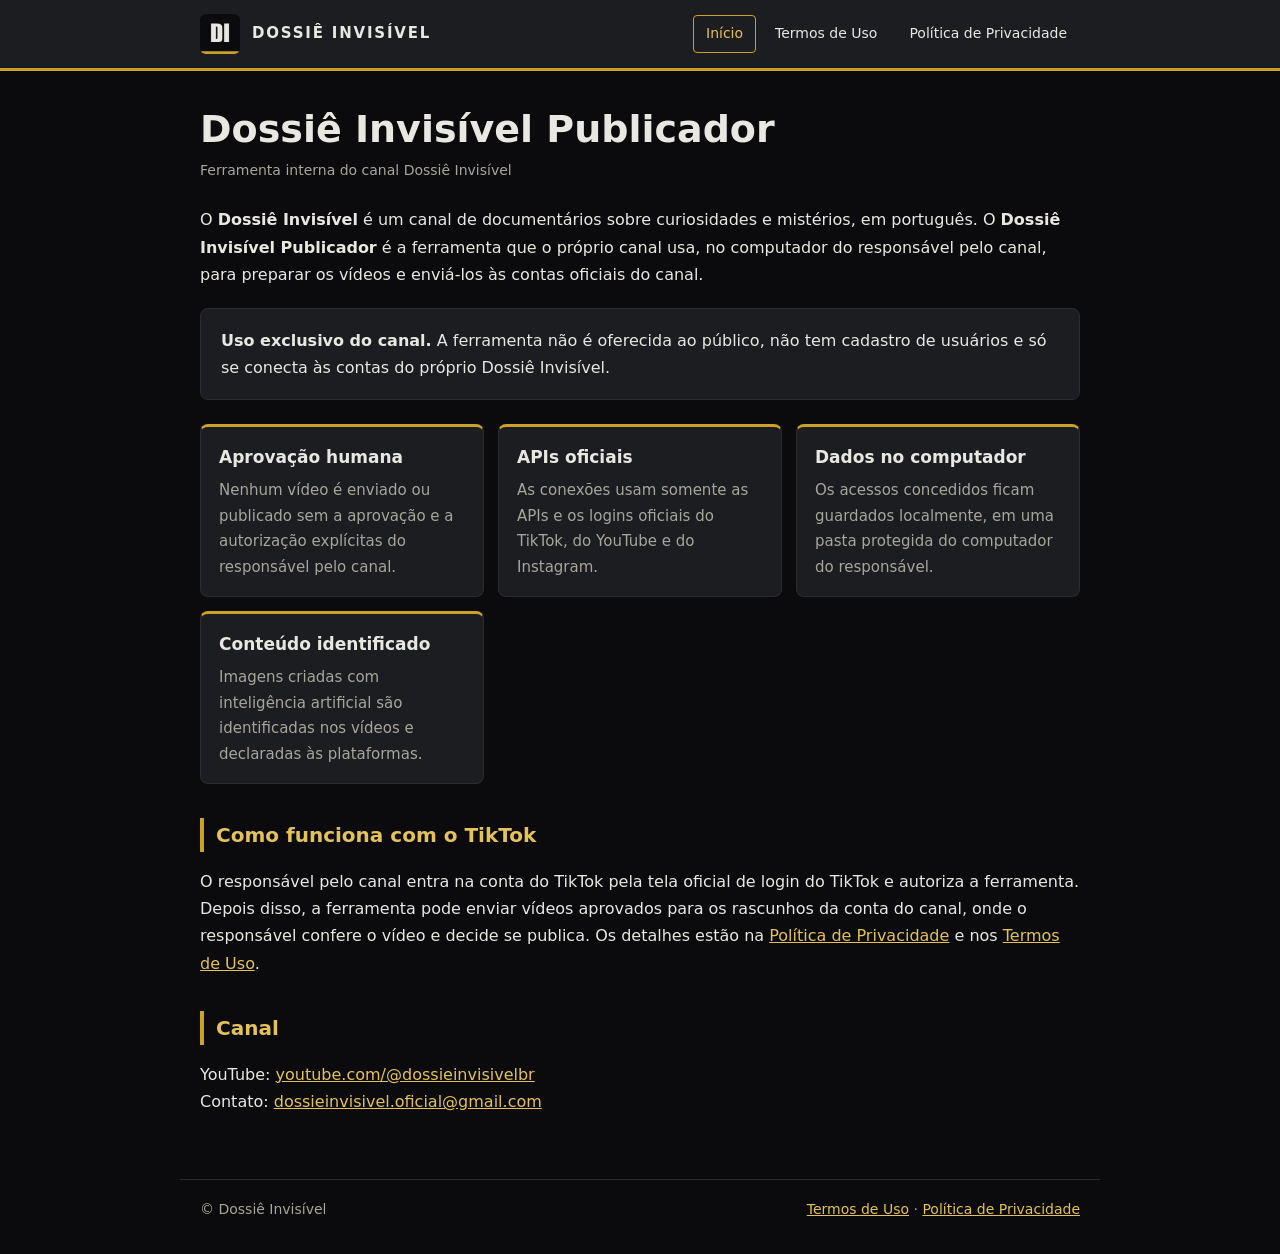
<file: index.html>
<!doctype html>
<html lang="pt-BR">
<head>
<meta charset="utf-8">
<meta name="viewport" content="width=device-width, initial-scale=1">
<title>Dossiê Invisível Publicador</title>
<meta name="description" content="Ferramenta interna do canal Dossiê Invisível para produzir vídeos e enviá-los às próprias contas do canal.">
<link rel="icon" type="image/png" href="icone.png">
<link rel="stylesheet" href="estilo.css">
</head>
<body>
<header><div class="barra">
  <a class="marca" href="index.html"><img src="icone.png" alt=""><span>Dossiê Invisível</span></a>
  <nav aria-label="Páginas">
    <a href="index.html" aria-current="page">Início</a>
    <a href="termos.html">Termos de Uso</a>
    <a href="privacidade.html">Política de Privacidade</a>
  </nav>
</div></header>

<main>
  <h1>Dossiê Invisível Publicador</h1>
  <p class="atualizado">Ferramenta interna do canal Dossiê Invisível</p>

  <p>O <strong>Dossiê Invisível</strong> é um canal de documentários sobre curiosidades e mistérios, em português.
  O <strong>Dossiê Invisível Publicador</strong> é a ferramenta que o próprio canal usa, no computador do responsável
  pelo canal, para preparar os vídeos e enviá-los às contas oficiais do canal.</p>

  <div class="destaque">
    <strong>Uso exclusivo do canal.</strong> A ferramenta não é oferecida ao público, não tem cadastro de usuários
    e só se conecta às contas do próprio Dossiê Invisível.
  </div>

  <div class="cartoes">
    <div class="cartao"><h3>Aprovação humana</h3>
      <p>Nenhum vídeo é enviado ou publicado sem a aprovação e a autorização explícitas do responsável pelo canal.</p></div>
    <div class="cartao"><h3>APIs oficiais</h3>
      <p>As conexões usam somente as APIs e os logins oficiais do TikTok, do YouTube e do Instagram.</p></div>
    <div class="cartao"><h3>Dados no computador</h3>
      <p>Os acessos concedidos ficam guardados localmente, em uma pasta protegida do computador do responsável.</p></div>
    <div class="cartao"><h3>Conteúdo identificado</h3>
      <p>Imagens criadas com inteligência artificial são identificadas nos vídeos e declaradas às plataformas.</p></div>
  </div>

  <h2>Como funciona com o TikTok</h2>
  <p>O responsável pelo canal entra na conta do TikTok pela tela oficial de login do TikTok e autoriza a ferramenta.
  Depois disso, a ferramenta pode enviar vídeos aprovados para os rascunhos da conta do canal, onde o responsável
  confere o vídeo e decide se publica. Os detalhes estão na <a href="privacidade.html">Política de Privacidade</a>
  e nos <a href="termos.html">Termos de Uso</a>.</p>

  <h2>Canal</h2>
  <p>YouTube: <a href="https://www.youtube.com/@dossieinvisivelbr">youtube.com/@dossieinvisivelbr</a><br>
  Contato: <a href="mailto:dossieinvisivel.oficial@gmail.com">dossieinvisivel.oficial@gmail.com</a></p>
</main>

<footer>
  <span>© Dossiê Invisível</span>
  <span><a href="termos.html">Termos de Uso</a> · <a href="privacidade.html">Política de Privacidade</a></span>
</footer>
</body>
</html>
</file>
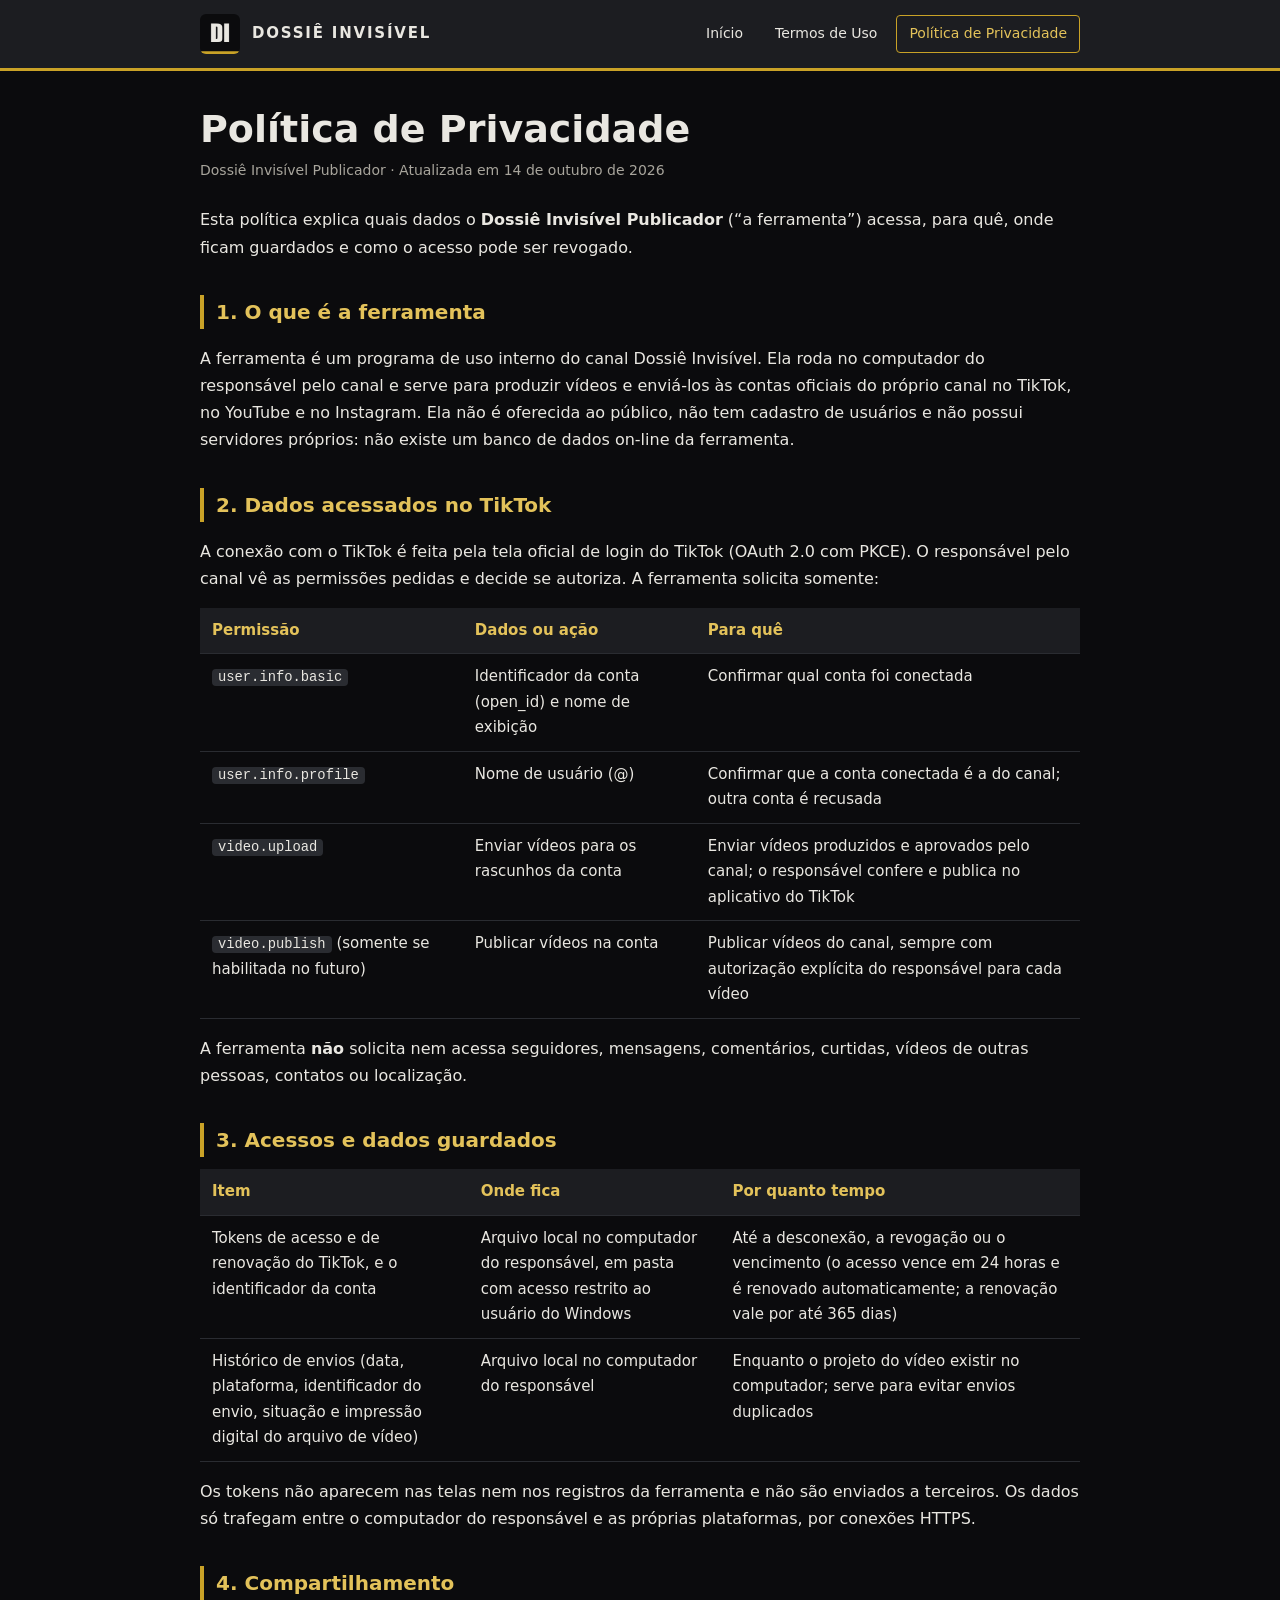
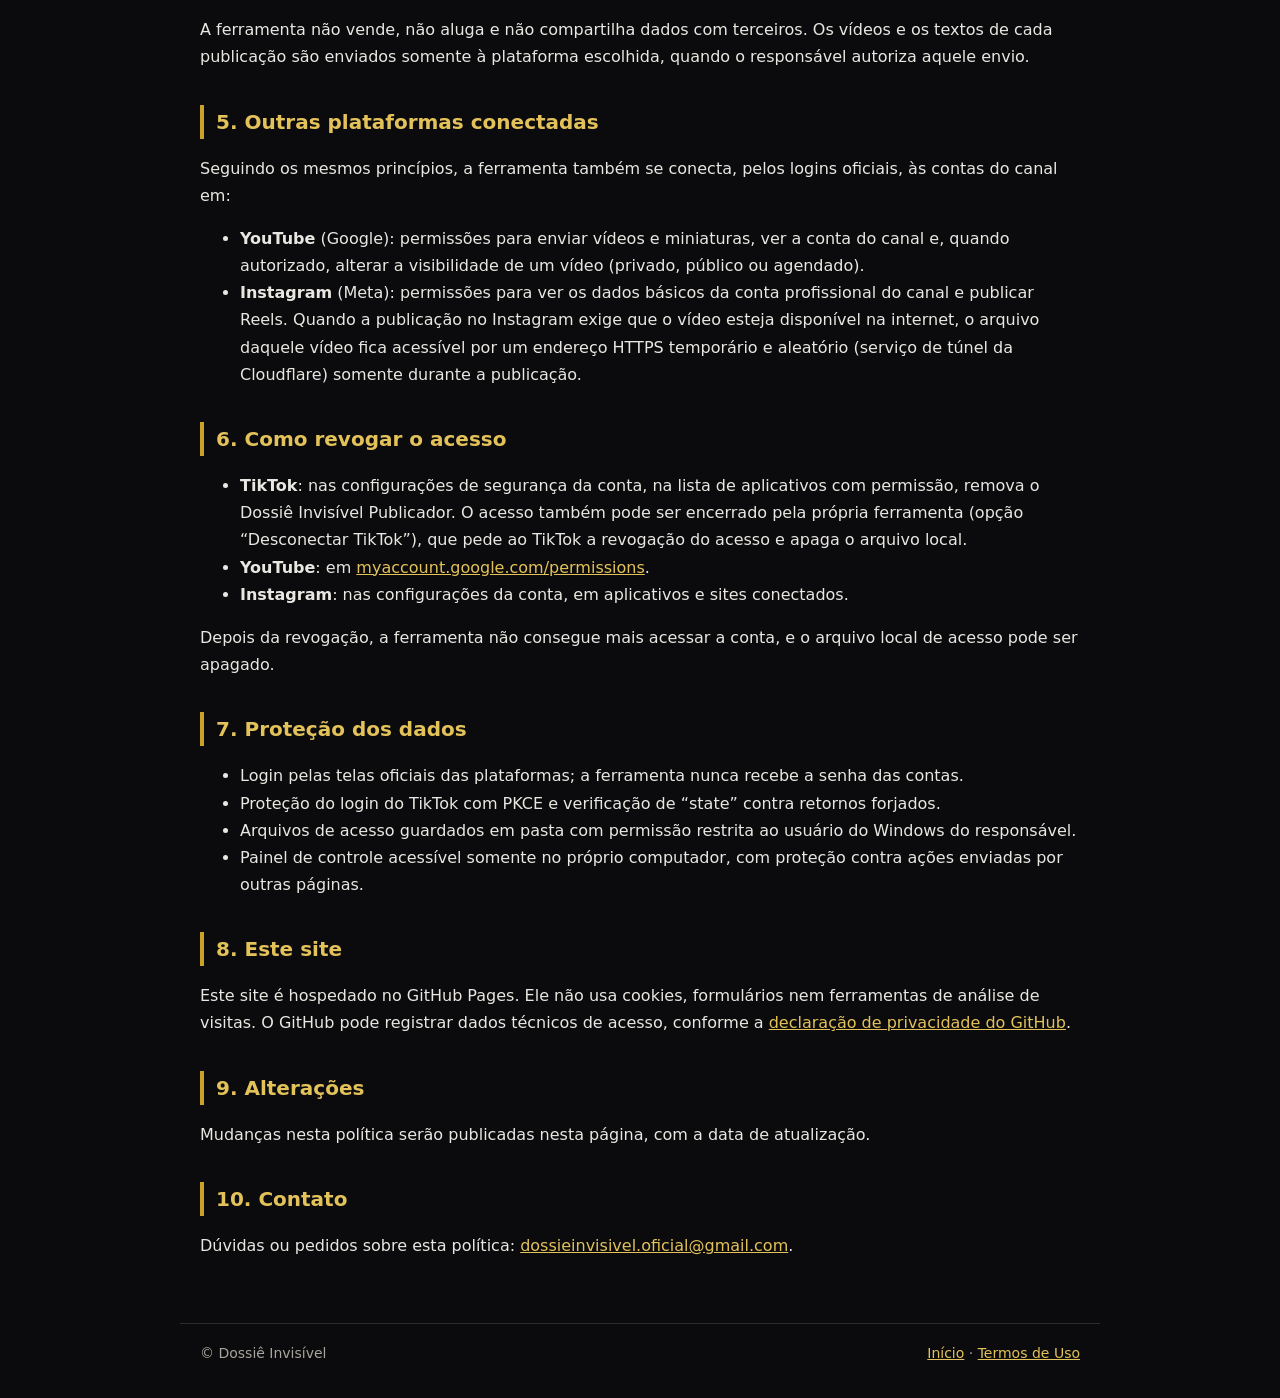
<file: privacidade.html>
<!doctype html>
<html lang="pt-BR">
<head>
<meta charset="utf-8">
<meta name="viewport" content="width=device-width, initial-scale=1">
<title>Política de Privacidade — Dossiê Invisível Publicador</title>
<meta name="description" content="Como o Dossiê Invisível Publicador trata os dados de acesso às contas do canal.">
<link rel="icon" type="image/png" href="icone.png">
<link rel="stylesheet" href="estilo.css">
</head>
<body>
<header><div class="barra">
  <a class="marca" href="index.html"><img src="icone.png" alt=""><span>Dossiê Invisível</span></a>
  <nav aria-label="Páginas">
    <a href="index.html">Início</a>
    <a href="termos.html">Termos de Uso</a>
    <a href="privacidade.html" aria-current="page">Política de Privacidade</a>
  </nav>
</div></header>

<main>
  <h1>Política de Privacidade</h1>
  <p class="atualizado">Dossiê Invisível Publicador · Atualizada em 14 de outubro de 2026</p>

  <p>Esta política explica quais dados o <strong>Dossiê Invisível Publicador</strong> (“a ferramenta”) acessa, para quê,
  onde ficam guardados e como o acesso pode ser revogado.</p>

  <h2>1. O que é a ferramenta</h2>
  <p>A ferramenta é um programa de uso interno do canal Dossiê Invisível. Ela roda no computador do responsável pelo
  canal e serve para produzir vídeos e enviá-los às contas oficiais do próprio canal no TikTok, no YouTube e no
  Instagram. Ela não é oferecida ao público, não tem cadastro de usuários e não possui servidores próprios: não existe
  um banco de dados on-line da ferramenta.</p>

  <h2>2. Dados acessados no TikTok</h2>
  <p>A conexão com o TikTok é feita pela tela oficial de login do TikTok (OAuth 2.0 com PKCE). O responsável pelo canal
  vê as permissões pedidas e decide se autoriza. A ferramenta solicita somente:</p>
  <table>
    <thead><tr><th>Permissão</th><th>Dados ou ação</th><th>Para quê</th></tr></thead>
    <tbody>
      <tr><td data-rotulo="Permissão"><code>user.info.basic</code></td><td data-rotulo="Dados ou ação">Identificador da conta (open_id) e nome de exibição</td>
          <td data-rotulo="Para quê">Confirmar qual conta foi conectada</td></tr>
      <tr><td data-rotulo="Permissão"><code>user.info.profile</code></td><td data-rotulo="Dados ou ação">Nome de usuário (@)</td>
          <td data-rotulo="Para quê">Confirmar que a conta conectada é a do canal; outra conta é recusada</td></tr>
      <tr><td data-rotulo="Permissão"><code>video.upload</code></td><td data-rotulo="Dados ou ação">Enviar vídeos para os rascunhos da conta</td>
          <td data-rotulo="Para quê">Enviar vídeos produzidos e aprovados pelo canal; o responsável confere e publica no aplicativo do TikTok</td></tr>
      <tr><td data-rotulo="Permissão"><code>video.publish</code> (somente se habilitada no futuro)</td><td data-rotulo="Dados ou ação">Publicar vídeos na conta</td>
          <td data-rotulo="Para quê">Publicar vídeos do canal, sempre com autorização explícita do responsável para cada vídeo</td></tr>
    </tbody>
  </table>
  <p>A ferramenta <strong>não</strong> solicita nem acessa seguidores, mensagens, comentários, curtidas, vídeos de outras
  pessoas, contatos ou localização.</p>

  <h2>3. Acessos e dados guardados</h2>
  <table>
    <thead><tr><th>Item</th><th>Onde fica</th><th>Por quanto tempo</th></tr></thead>
    <tbody>
      <tr><td data-rotulo="Item">Tokens de acesso e de renovação do TikTok, e o identificador da conta</td>
          <td data-rotulo="Onde fica">Arquivo local no computador do responsável, em pasta com acesso restrito ao usuário do Windows</td>
          <td data-rotulo="Por quanto tempo">Até a desconexão, a revogação ou o vencimento (o acesso vence em 24 horas e é renovado automaticamente; a renovação vale por até 365 dias)</td></tr>
      <tr><td data-rotulo="Item">Histórico de envios (data, plataforma, identificador do envio, situação e impressão digital do arquivo de vídeo)</td>
          <td data-rotulo="Onde fica">Arquivo local no computador do responsável</td>
          <td data-rotulo="Por quanto tempo">Enquanto o projeto do vídeo existir no computador; serve para evitar envios duplicados</td></tr>
    </tbody>
  </table>
  <p>Os tokens não aparecem nas telas nem nos registros da ferramenta e não são enviados a terceiros. Os dados só
  trafegam entre o computador do responsável e as próprias plataformas, por conexões HTTPS.</p>

  <h2>4. Compartilhamento</h2>
  <p>A ferramenta não vende, não aluga e não compartilha dados com terceiros. Os vídeos e os textos de cada publicação
  são enviados somente à plataforma escolhida, quando o responsável autoriza aquele envio.</p>

  <h2>5. Outras plataformas conectadas</h2>
  <p>Seguindo os mesmos princípios, a ferramenta também se conecta, pelos logins oficiais, às contas do canal em:</p>
  <ul>
    <li><strong>YouTube</strong> (Google): permissões para enviar vídeos e miniaturas, ver a conta do canal e, quando
    autorizado, alterar a visibilidade de um vídeo (privado, público ou agendado).</li>
    <li><strong>Instagram</strong> (Meta): permissões para ver os dados básicos da conta profissional do canal e publicar Reels.
    Quando a publicação no Instagram exige que o vídeo esteja disponível na internet, o arquivo daquele vídeo fica
    acessível por um endereço HTTPS temporário e aleatório (serviço de túnel da Cloudflare) somente durante a publicação.</li>
  </ul>

  <h2>6. Como revogar o acesso</h2>
  <ul>
    <li><strong>TikTok</strong>: nas configurações de segurança da conta, na lista de aplicativos com permissão, remova o
    Dossiê Invisível Publicador. O acesso também pode ser encerrado pela própria ferramenta (opção “Desconectar
    TikTok”), que pede ao TikTok a revogação do acesso e apaga o arquivo local.</li>
    <li><strong>YouTube</strong>: em <a href="https://myaccount.google.com/permissions">myaccount.google.com/permissions</a>.</li>
    <li><strong>Instagram</strong>: nas configurações da conta, em aplicativos e sites conectados.</li>
  </ul>
  <p>Depois da revogação, a ferramenta não consegue mais acessar a conta, e o arquivo local de acesso pode ser apagado.</p>

  <h2>7. Proteção dos dados</h2>
  <ul>
    <li>Login pelas telas oficiais das plataformas; a ferramenta nunca recebe a senha das contas.</li>
    <li>Proteção do login do TikTok com PKCE e verificação de “state” contra retornos forjados.</li>
    <li>Arquivos de acesso guardados em pasta com permissão restrita ao usuário do Windows do responsável.</li>
    <li>Painel de controle acessível somente no próprio computador, com proteção contra ações enviadas por outras páginas.</li>
  </ul>

  <h2>8. Este site</h2>
  <p>Este site é hospedado no GitHub Pages. Ele não usa cookies, formulários nem ferramentas de análise de visitas.
  O GitHub pode registrar dados técnicos de acesso, conforme a
  <a href="https://docs.github.com/site-policy/privacy-policies/github-general-privacy-statement">declaração de privacidade do GitHub</a>.</p>

  <h2>9. Alterações</h2>
  <p>Mudanças nesta política serão publicadas nesta página, com a data de atualização.</p>

  <h2>10. Contato</h2>
  <p>Dúvidas ou pedidos sobre esta política: <a href="mailto:dossieinvisivel.oficial@gmail.com">dossieinvisivel.oficial@gmail.com</a>.</p>
</main>

<footer>
  <span>© Dossiê Invisível</span>
  <span><a href="index.html">Início</a> · <a href="termos.html">Termos de Uso</a></span>
</footer>
</body>
</html>
</file>
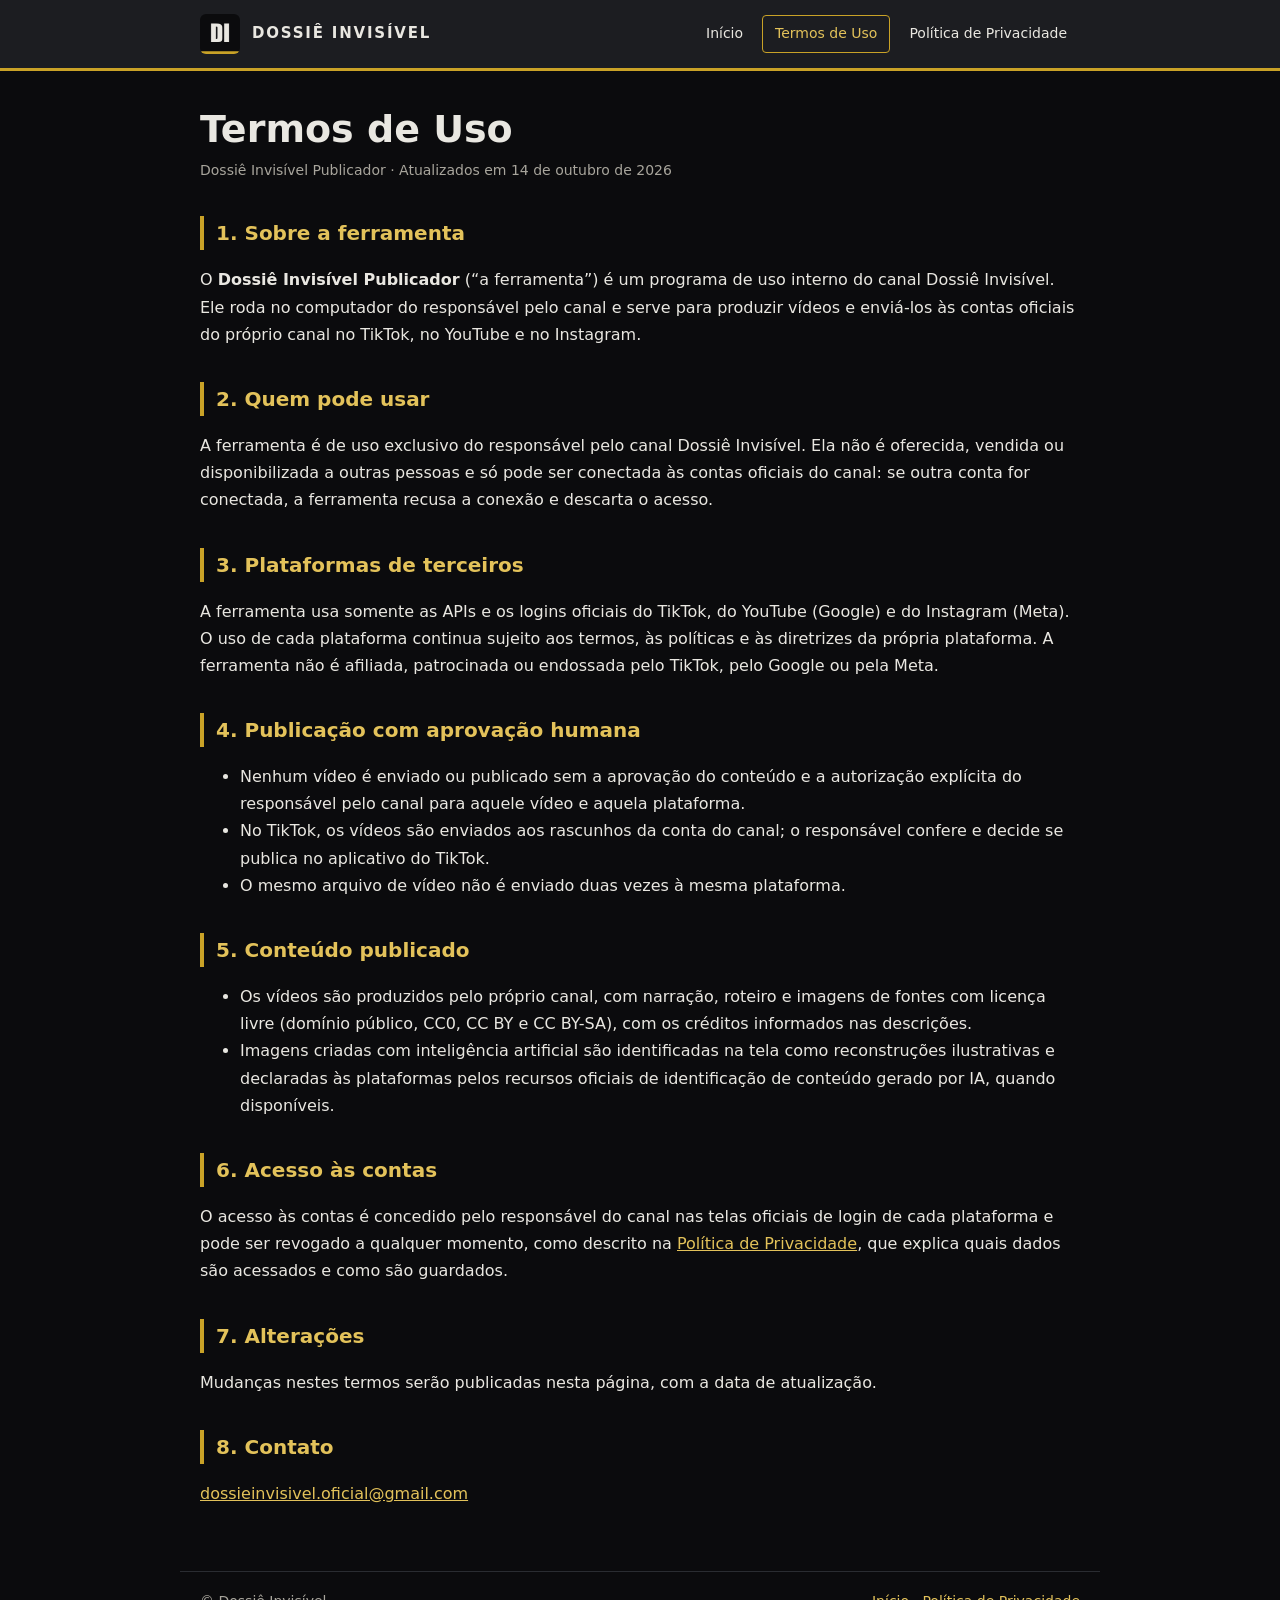
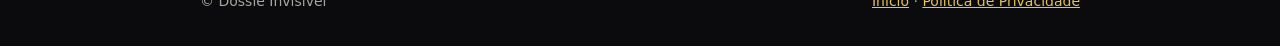
<file: termos.html>
<!doctype html>
<html lang="pt-BR">
<head>
<meta charset="utf-8">
<meta name="viewport" content="width=device-width, initial-scale=1">
<title>Termos de Uso — Dossiê Invisível Publicador</title>
<meta name="description" content="Termos de uso do Dossiê Invisível Publicador, ferramenta interna do canal Dossiê Invisível.">
<link rel="icon" type="image/png" href="icone.png">
<link rel="stylesheet" href="estilo.css">
</head>
<body>
<header><div class="barra">
  <a class="marca" href="index.html"><img src="icone.png" alt=""><span>Dossiê Invisível</span></a>
  <nav aria-label="Páginas">
    <a href="index.html">Início</a>
    <a href="termos.html" aria-current="page">Termos de Uso</a>
    <a href="privacidade.html">Política de Privacidade</a>
  </nav>
</div></header>

<main>
  <h1>Termos de Uso</h1>
  <p class="atualizado">Dossiê Invisível Publicador · Atualizados em 14 de outubro de 2026</p>

  <h2>1. Sobre a ferramenta</h2>
  <p>O <strong>Dossiê Invisível Publicador</strong> (“a ferramenta”) é um programa de uso interno do canal Dossiê
  Invisível. Ele roda no computador do responsável pelo canal e serve para produzir vídeos e enviá-los às contas
  oficiais do próprio canal no TikTok, no YouTube e no Instagram.</p>

  <h2>2. Quem pode usar</h2>
  <p>A ferramenta é de uso exclusivo do responsável pelo canal Dossiê Invisível. Ela não é oferecida, vendida ou
  disponibilizada a outras pessoas e só pode ser conectada às contas oficiais do canal: se outra conta for conectada,
  a ferramenta recusa a conexão e descarta o acesso.</p>

  <h2>3. Plataformas de terceiros</h2>
  <p>A ferramenta usa somente as APIs e os logins oficiais do TikTok, do YouTube (Google) e do Instagram (Meta).
  O uso de cada plataforma continua sujeito aos termos, às políticas e às diretrizes da própria plataforma.
  A ferramenta não é afiliada, patrocinada ou endossada pelo TikTok, pelo Google ou pela Meta.</p>

  <h2>4. Publicação com aprovação humana</h2>
  <ul>
    <li>Nenhum vídeo é enviado ou publicado sem a aprovação do conteúdo e a autorização explícita do responsável
    pelo canal para aquele vídeo e aquela plataforma.</li>
    <li>No TikTok, os vídeos são enviados aos rascunhos da conta do canal; o responsável confere e decide se publica
    no aplicativo do TikTok.</li>
    <li>O mesmo arquivo de vídeo não é enviado duas vezes à mesma plataforma.</li>
  </ul>

  <h2>5. Conteúdo publicado</h2>
  <ul>
    <li>Os vídeos são produzidos pelo próprio canal, com narração, roteiro e imagens de fontes com licença livre
    (domínio público, CC0, CC BY e CC BY-SA), com os créditos informados nas descrições.</li>
    <li>Imagens criadas com inteligência artificial são identificadas na tela como reconstruções ilustrativas e
    declaradas às plataformas pelos recursos oficiais de identificação de conteúdo gerado por IA, quando disponíveis.</li>
  </ul>

  <h2>6. Acesso às contas</h2>
  <p>O acesso às contas é concedido pelo responsável do canal nas telas oficiais de login de cada plataforma e pode
  ser revogado a qualquer momento, como descrito na <a href="privacidade.html">Política de Privacidade</a>, que
  explica quais dados são acessados e como são guardados.</p>

  <h2>7. Alterações</h2>
  <p>Mudanças nestes termos serão publicadas nesta página, com a data de atualização.</p>

  <h2>8. Contato</h2>
  <p><a href="mailto:dossieinvisivel.oficial@gmail.com">dossieinvisivel.oficial@gmail.com</a></p>
</main>

<footer>
  <span>© Dossiê Invisível</span>
  <span><a href="index.html">Início</a> · <a href="privacidade.html">Política de Privacidade</a></span>
</footer>
</body>
</html>
</file>
<file: estilo.css>
:root {
  --preto: #0b0b0d;
  --grafite: #1c1d21;
  --grafite-claro: #2a2c31;
  --texto: #e9e7e1;
  --suave: #a8a59c;
  --dourado: #c9a227;
  --dourado-claro: #e3c25a;
}
* { box-sizing: border-box; }
html { -webkit-text-size-adjust: 100%; }
body {
  margin: 0;
  background: var(--preto);
  color: var(--texto);
  font: 16px/1.7 "Segoe UI", system-ui, -apple-system, Roboto, "Helvetica Neue", Arial, sans-serif;
}
a { color: var(--dourado-claro); }
a:hover, a:focus { color: #fff; }
header {
  background: var(--grafite);
  border-bottom: 3px solid var(--dourado);
}
.barra {
  max-width: 920px; margin: 0 auto; padding: 14px 20px;
  display: flex; align-items: center; justify-content: space-between; gap: 12px; flex-wrap: wrap;
}
.marca { display: flex; align-items: center; gap: 12px; text-decoration: none; color: var(--texto); }
.marca img { width: 40px; height: 40px; border-radius: 6px; }
.marca span { font-weight: 800; letter-spacing: .12em; text-transform: uppercase; font-size: 15px; }
nav { display: flex; gap: 6px; flex-wrap: wrap; }
nav a {
  color: var(--texto); text-decoration: none; padding: 6px 12px; border-radius: 4px; font-size: 14px;
  border: 1px solid transparent;
}
nav a:hover, nav a[aria-current="page"] { border-color: var(--dourado); color: var(--dourado-claro); }
main { max-width: 920px; margin: 0 auto; padding: 28px 20px 48px; }
h1 { font-size: clamp(26px, 5vw, 38px); line-height: 1.2; margin: 8px 0 6px; }
h2 {
  font-size: 20px; margin: 34px 0 10px; color: var(--dourado-claro);
  border-left: 4px solid var(--dourado); padding-left: 12px;
}
.atualizado { color: var(--suave); font-size: 14px; margin: 0 0 24px; }
.destaque {
  background: var(--grafite); border: 1px solid var(--grafite-claro); border-radius: 8px;
  padding: 18px 20px; margin: 20px 0;
}
.cartoes { display: grid; grid-template-columns: repeat(auto-fit, minmax(240px, 1fr)); gap: 14px; margin: 24px 0; }
.cartao {
  background: var(--grafite); border: 1px solid var(--grafite-claro); border-top: 3px solid var(--dourado);
  border-radius: 8px; padding: 16px 18px;
}
.cartao h3 { margin: 0 0 6px; font-size: 17px; }
.cartao p { margin: 0; color: var(--suave); font-size: 15px; }
table { width: 100%; border-collapse: collapse; margin: 12px 0; font-size: 15px; }
th, td { text-align: left; padding: 10px 12px; border-bottom: 1px solid var(--grafite-claro); vertical-align: top; }
th { color: var(--dourado-claro); font-weight: 600; background: var(--grafite); }
code { background: var(--grafite-claro); padding: 1px 6px; border-radius: 4px; font-size: .92em; }
footer {
  border-top: 1px solid var(--grafite-claro); color: var(--suave); font-size: 14px;
  max-width: 920px; margin: 0 auto; padding: 18px 20px 32px;
  display: flex; gap: 16px; flex-wrap: wrap; justify-content: space-between;
}
@media (max-width: 560px) {
  body { font-size: 15px; }
  .barra { justify-content: center; }
  table, thead, tbody, tr, th, td { display: block; }
  thead { display: none; }
  tr { border-bottom: 1px solid var(--grafite-claro); padding: 6px 0; }
  td { border: 0; padding: 4px 4px; }
  td::before { content: attr(data-rotulo); display: block; color: var(--dourado-claro); font-size: 13px; }
}
</file>
